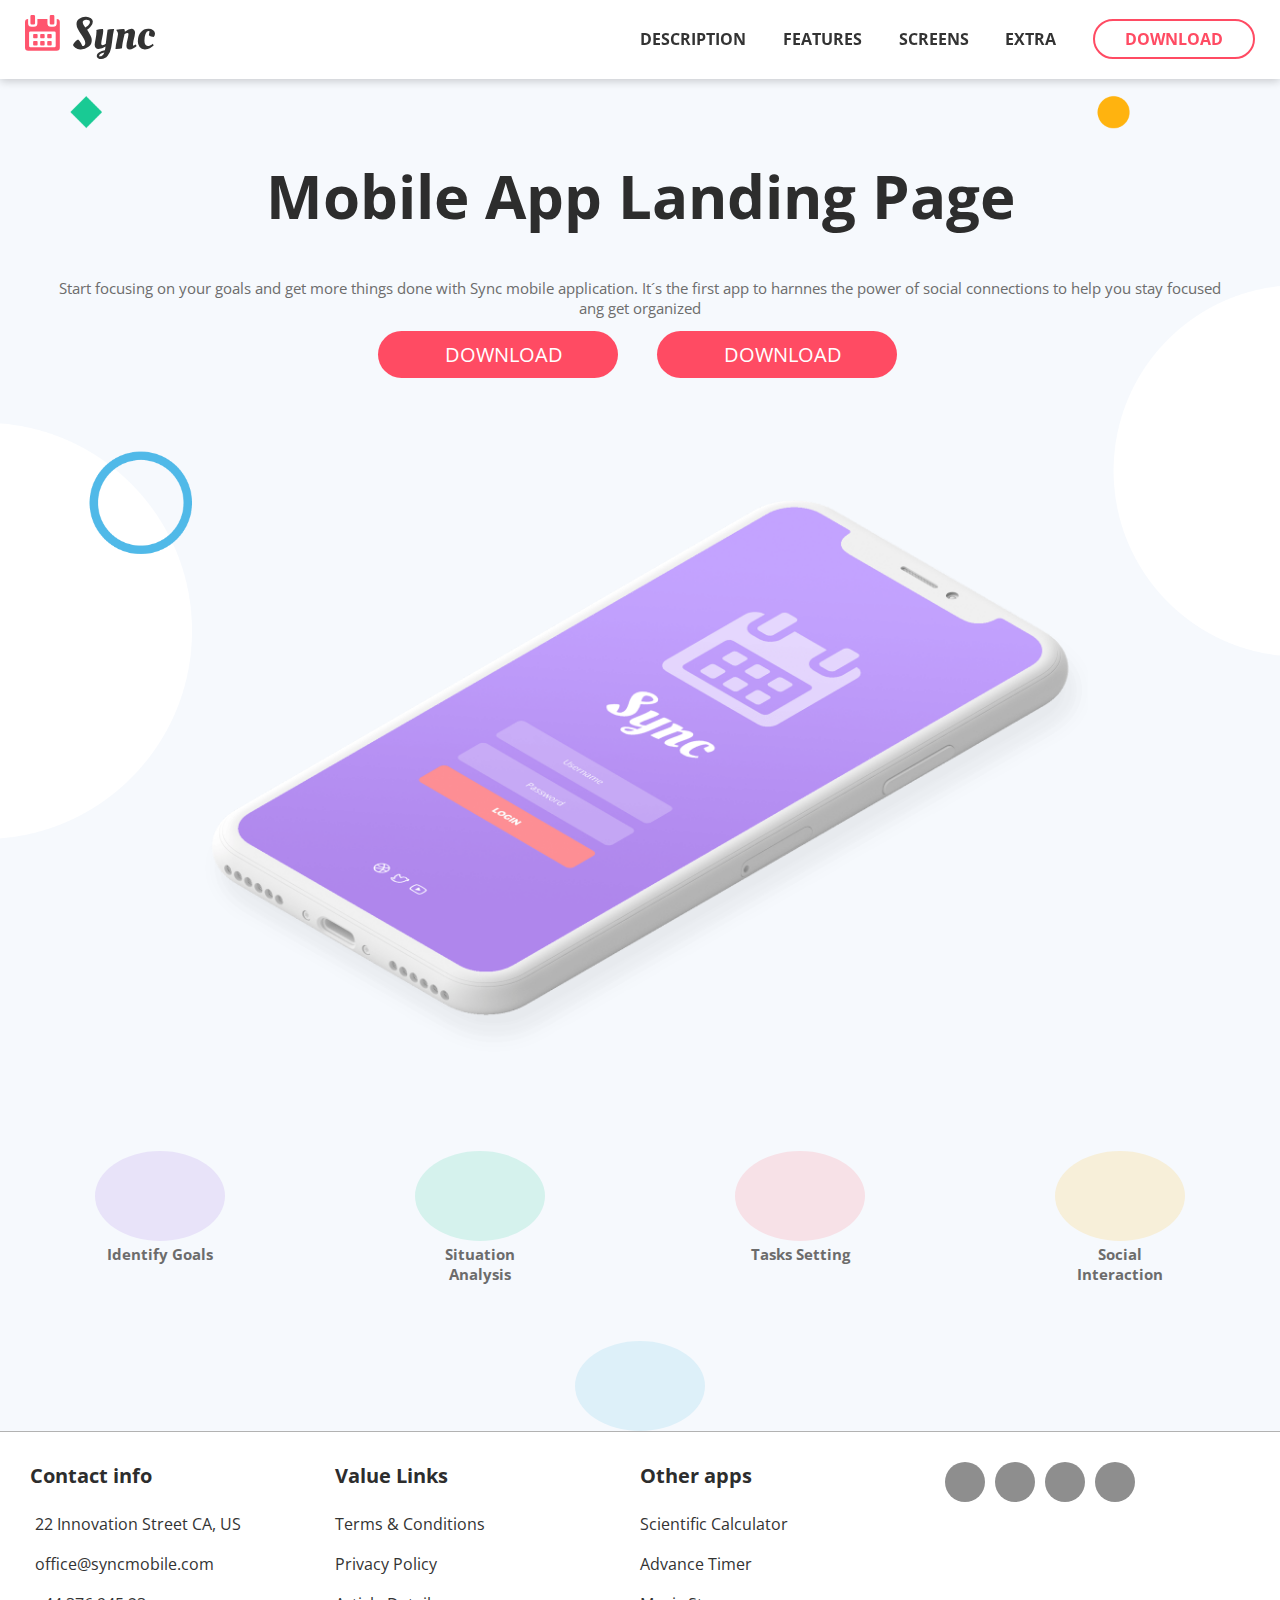
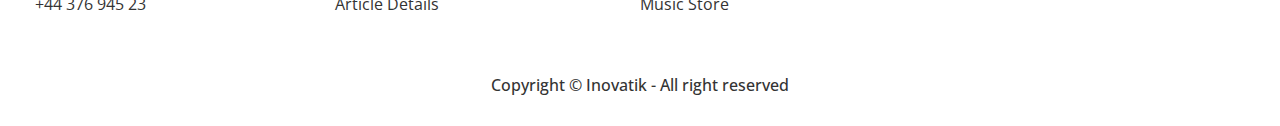
<file: index.html>
<!DOCTYPE html>
<html lang="en">
<head>
    <meta charset="UTF-8">
    <meta http-equiv="X-UA-Compatible" content="IE=edge">
    <meta name="viewport" content="width=device-width, initial-scale=1.0">
    <link rel="shortcut icon" href="assets/img/favicon.png" type="image/x-icon">

    <title>Sync</title>

    <link rel="stylesheet" href="https://cdnjs.cloudflare.com/ajax/libs/font-awesome/6.2.0/css/all.min.css" integrity="sha512-xh6O/CkQoPOWDdYTDqeRdPCVd1SpvCA9XXcUnZS2FmJNp1coAFzvtCN9BmamE+4aHK8yyUHUSCcJHgXloTyT2A==" crossorigin="anonymous" referrerpolicy="no-referrer" />

    <link rel="preconnect" href="https://fonts.googleapis.com">
    <link rel="preconnect" href="https://fonts.gstatic.com" crossorigin>
    <link href="https://fonts.googleapis.com/css?family=Open+Sans:400,400i,700&display=swap&subset=latin-ext" rel="stylesheet">


    <link rel="stylesheet" href="assets/css/style.css">
</head>
<body>
    <header>
        <nav>
            <div class="logo">
                <a href="#"><img src="assets/img/logo.svg" alt="Logo Sync"></a>
            </div>
            <ul class="navbar">
                <li><a href="/description/index.html" class="option-menu">Description</a></li>
                <li><a href="/features/index.html" class="option-menu">Features</a></li>
                <li><a href="/screens/index.html" class="option-menu">Screens</a></li>
                <li class="subnav">
                    <a href="#" class="option-menu subnavbtn">Extra <i class="fas fa-caret-down"></i></a>
                    <div class="subnav-content">
                        <a href="/extras/article-details/index.html" class="option-submenu">Article Details</a>
                        <a href="/extras/terms-and-conditions/index.html" class="option-submenu">Terms & Conditions</a>
                        <a href="/extras/private-policy/index.html" class="option-submenu">Privacy Policy</a>
                    </div>
                </li>
                <li><a href="https://factoriaf5.org/" target="_blank" class="download">Download</a></li>
            </ul>
            <!-- Este div solo se mostrará en dispositivos móviles, normalmente uso una clase maestra en tipo "only-mobile" o "only-desktop" para elementos que se muestran y/o ocultan en un tamaño u otro. -->
            <div class="only-mobile control">
                <div class="icon">
                    <span></span>
                </div>
            </div>
        </nav>
    </header>
    <main class="home">
        <!-- HTML Hilda -->
        <section class="hilda">
            <h1>Mobile App Landing Page</h1>
            <p>Start focusing on your goals and get more things done with Sync mobile application. It´s
              the first app to harnnes the power of social connections to help you stay focused ang get
              organized</p>
            <br>
            <div class="botones">
              <a class="botones-rosa" href="#"><i class="fa-solid fa-apple-whole"></i>DOWNLOAD</a>
              <a class="botones-rosa" href="#"><i class="fa-solid fa-play"></i>DOWNLOAD</a>
            </div>
            <br><br><br><br>
            <div class="imagen-movil">
              <img class="movil" src="assets/img/movil.png" alt="movil inclinado">
            </div>    
            <br><br><br><br>
            <div class="iconos">
              <div class="team">
                <i class="fa-solid fa-2x fa-users-line"></i>
                <p class="name-icon">Identify Goals</p>
              </div>
              <div class="team">
                <i class="fa-solid fa-2x fa-code""></i>
                <p class="name-icon">Situation Analysis</p>
              </div>
              <div class="team">
                <i class="fa-solid fa-2x fa-gear" ></i>
                <p class="name-icon">Tasks Setting</p>
              </div>
              <div class="team">
                <i class="fa-solid fa-2x fa-comments"></i>
                <p class="name-icon">Social Interaction</p>
              </div>
            </div>
            <div class="rocket">
              <i class="fa-solid fa-rocket"></i>
            </div>
        </section>
        <!-- / HTML Hilda -->
    </main>
    <footer>
        <div class="top-info">
            <div class="bloq-top">
                <h2>Contact info</h2>
                <ul>
                    <li><i class="fa-solid fa-location-dot"></i> 22 Innovation Street CA, US</li>
                    <li><i class="fa-solid fa-envelope"></i> <a href="mailto:office@syncmobile.com">office@syncmobile.com</a></li>
                    <li><i class="fa-solid fa-phone"></i> +44 376 945 23</li>
                </ul>
            </div>
            <div class="bloq-top">
                <h2>Value Links</h2>
                <ul>                    
                    <li><a href="/extras/terms-and-conditions/index.html">Terms & Conditions</a></li>
                    <li><a href="/extras/private-policy/index.html">Privacy Policy</a></li>
                    <li><a href="/extras/article-details/index.html">Article Details</a></li>
                </ul>
            </div>
            <div class="bloq-top">
                <h2>Other apps</h2>
                <ul>
                    <li><a href="#" target="_blank">Scientific Calculator</a></li>
                    <li><a href="#" target="_blank">Advance Timer</a></li>
                    <li><a href="#" target="_blank">Music Store</a></li>
                </ul>
            </div>
            <div class="bloq-top">
                <ul class="rrss">
                    <li><a href="#" class="fb"><i class="fa-brands fa-facebook-f"></i></a></li>
                    <li><a href="#" class="tw"><i class="fa-brands fa-twitter"></i></a></li>
                    <li><a href="#" class="pnt"><i class="fa-brands fa-pinterest-p"></i></a></li>
                    <li><a href="#" class="ig"><i class="fa-brands fa-instagram"></i></a></li>
                </ul>
            </div>
        </div>
        <div class="copy">
            <p>Copyright &copy; Inovatik - All right reserved</p>
        </div>
    </footer>
    <script src="https://code.jquery.com/jquery-3.6.1.min.js" integrity="sha256-o88AwQnZB+VDvE9tvIXrMQaPlFFSUTR+nldQm1LuPXQ=" crossorigin="anonymous"></script>
    <script src="assets/js/main.js"></script>
</body>
</html>
</file>
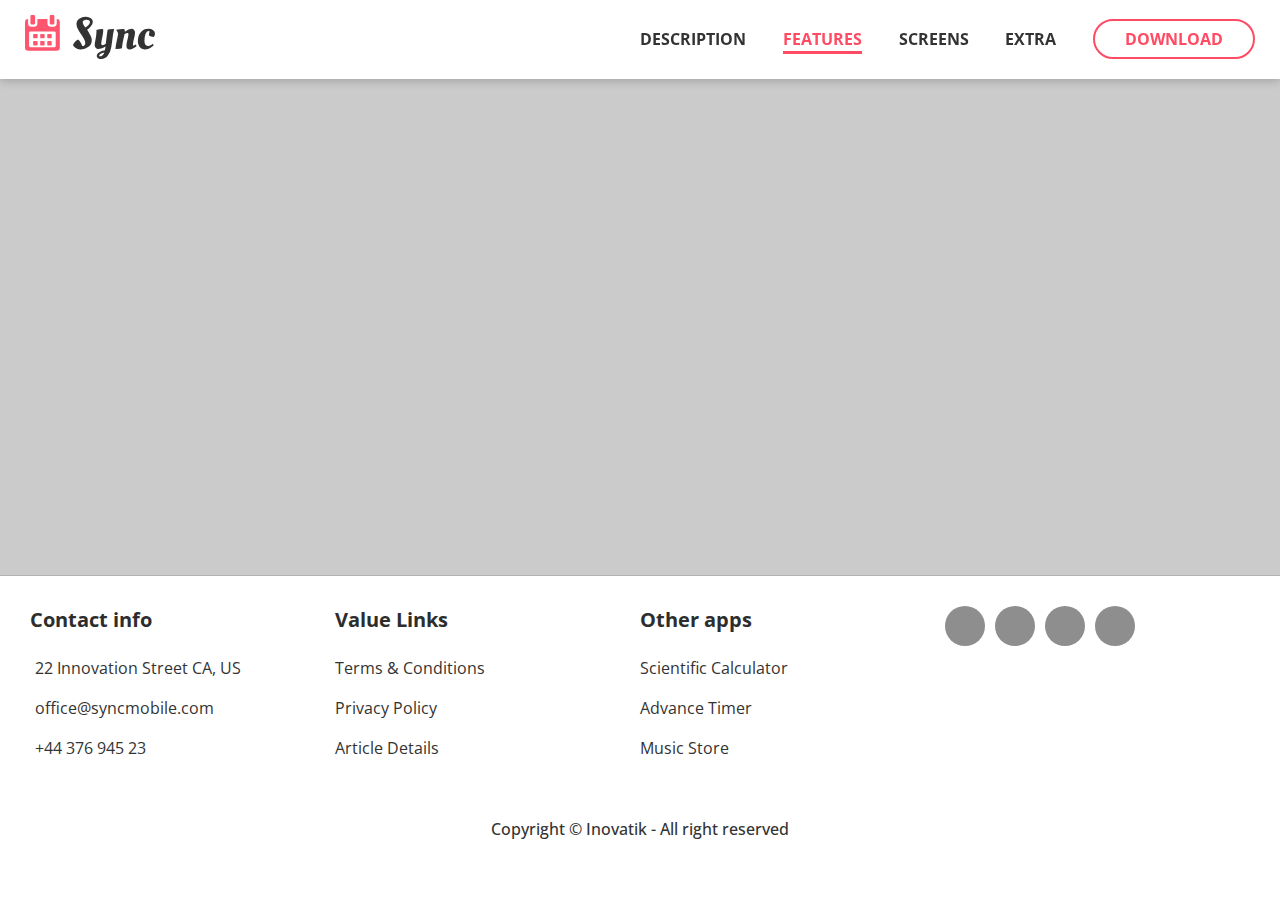
<file: features/index.html>
<!DOCTYPE html>
<html lang="en">
<head>
    <meta charset="UTF-8">
    <meta http-equiv="X-UA-Compatible" content="IE=edge">
    <meta name="viewport" content="width=device-width, initial-scale=1.0">
    <link rel="shortcut icon" href="../assets/img/favicon.png" type="image/x-icon">

    <title>Sync</title>

    <link rel="stylesheet" href="https://cdnjs.cloudflare.com/ajax/libs/font-awesome/6.2.0/css/all.min.css" integrity="sha512-xh6O/CkQoPOWDdYTDqeRdPCVd1SpvCA9XXcUnZS2FmJNp1coAFzvtCN9BmamE+4aHK8yyUHUSCcJHgXloTyT2A==" crossorigin="anonymous" referrerpolicy="no-referrer" />

    <link rel="preconnect" href="https://fonts.googleapis.com">
    <link rel="preconnect" href="https://fonts.gstatic.com" crossorigin>
    <link href="https://fonts.googleapis.com/css?family=Open+Sans:400,400i,700&display=swap&subset=latin-ext" rel="stylesheet">


    <link rel="stylesheet" href="../assets/css/style.css">
</head>
<body>
    <header>
        <nav>
            <div class="logo">
                <a href="../index.html"><img src="../assets/img/logo.svg" alt="Logo Sync"></a>
            </div>
            <ul class="navbar">
                <li><a href="../description/index.html" class="option-menu">Description</a></li>
                <li><a href="../features/index.html" class="option-menu active">Features</a></li>
                <li><a href="../screens/index.html" class="option-menu">Screens</a></li>
                <li class="subnav">
                    <a href="#" class="option-menu subnavbtn">Extra <i class="fas fa-caret-down"></i></a>
                    <div class="subnav-content">
                        <a href="../extras/article-details/index.html" class="option-submenu">Article Details</a>
                        <a href="../extras/terms-and-conditions/index.html" class="option-submenu">Terms & Conditions</a>
                        <a href="../extras/private-policy/index.html" class="option-submenu">Privacy Policy</a>                        
                    </div>
                </li>
                <li><a href="https://factoriaf5.org/" target="_blank" class="download">Download</a></li>
            </ul>
            <div class="only-mobile control">
                <div class="icon">
                    <span></span>
                </div>
            </div>
        </nav>
    </header>
    <main>

        <section style="height: 500px; background-color: #cbcbcb;"></section>
        <!-- Eliminar el section anterior y agregar el código aqui! -->

    </main>
    <footer>
        <div class="top-info">
            <div class="bloq-top">
                <h2>Contact info</h2>
                <ul>
                    <li><i class="fa-solid fa-location-dot"></i> 22 Innovation Street CA, US</li>
                    <li><i class="fa-solid fa-envelope"></i> <a href="mailto:office@syncmobile.com">office@syncmobile.com</a></li>
                    <li><i class="fa-solid fa-phone"></i> +44 376 945 23</li>
                </ul>
            </div>
            <div class="bloq-top">
                <h2>Value Links</h2>
                <ul>                    
                    <li><a href="../extras/terms-and-conditions/index.html">Terms & Conditions</a></li>
                    <li><a href="../extras/private-policy/index.html">Privacy Policy</a></li>
                    <li><a href="../extras/article-details/index.html">Article Details</a></li>
                </ul>
            </div>
            <div class="bloq-top">
                <h2>Other apps</h2>
                <ul>
                    <li><a href="#" target="_blank">Scientific Calculator</a></li>
                    <li><a href="#" target="_blank">Advance Timer</a></li>
                    <li><a href="#" target="_blank">Music Store</a></li>
                </ul>
            </div>
            <div class="bloq-top">
                <ul class="rrss">
                    <li><a href="#" class="fb"><i class="fa-brands fa-facebook-f"></i></a></li>
                    <li><a href="#" class="tw"><i class="fa-brands fa-twitter"></i></a></li>
                    <li><a href="#" class="pnt"><i class="fa-brands fa-pinterest-p"></i></a></li>
                    <li><a href="#" class="ig"><i class="fa-brands fa-instagram"></i></a></li>
                </ul>
            </div>
        </div>
        <div class="copy">
            <p>Copyright &copy; Inovatik - All right reserved</p>
        </div>
    </footer>
    <script src="https://code.jquery.com/jquery-3.6.1.min.js" integrity="sha256-o88AwQnZB+VDvE9tvIXrMQaPlFFSUTR+nldQm1LuPXQ=" crossorigin="anonymous"></script>
    <script src="../assets/js/main.js"></script>
</body>
</html>
</file>
<file: assets/css/style.css>
* {
    box-sizing: border-box;
}

body {
    margin: 0;
    padding: 0;
    font-size: 16px;
    font-family: 'Open Sans';
    color: #6C6C6C;
}

h1,
h2,
h3,
h4,
h5,
h6 {
    color: #2D2D2D!important;
}

header {
    position: fixed;
    background: #FFF;
    width: 100%;
    padding: 15px 25px;
    box-shadow: 0px 2px 9px rgba(0, 0, 0, 0.2);
    z-index: 2;
}

header nav {
    display: flex;
    align-items: center;
    align-content: center;
    justify-content: space-between;
}

header nav .logo {
    width: 20%;
    max-width: 130px;
}

header nav .logo img {
    width: 100%;
}

header nav ul {
    list-style: none;
    top: 43px;
    background: #FF4B63;
    width: 100%;
    padding: 35px;
    left: 0;
    position: absolute;
    transition: transform .3s ease;
    transform: translate(100%, 0%);
    text-align: center;
}

header nav .navbar.active {
    transform: translate(0%, 0%);
    left: 0;
}

header nav ul li a {
    text-decoration: none;
    text-transform: uppercase;
    transition: all .3s ease;
    position: relative;
}

header nav ul li .option-menu {
    color: #FFF;
    font-weight: bold;
}

header nav ul li {
    line-height: 45px;
}

header nav ul li .option-menu::before {
    content: '';
    width: 0;
    height: 3px;
    background-color: #FFF;
    transition: width .3s ease;
    position: absolute;
    bottom: -4px;
}

header nav ul li .option-menu:hover::before,
header nav ul li .option-menu.active::before {
    width: 100%;
}

header nav ul li .option-menu:hover,
header nav ul li .option-menu.active {
    color: #FFF;
}

header nav ul li .download {
    color: #FF4B63;
    font-weight: bold;
    border: 2px solid #FFF;
    padding: 7px 30px;
    border-radius: 100px;
    background: #FFF;
    margin-top: 20px;
    display: inline-block;
    line-height: normal;
}

header nav ul li .download:hover {
    color: #FFF;
    background-color: #FF4B63;
    border-color: #FFF;
}

header nav .navbar .subnav {
    position: relative;
}

header .subnav-content {
    display: none;
    position: relative;
    z-index: 1;
    color: #FFF;
    padding: 0 50px;
    transition: display .3s ease;
}

header .subnav-content a {
    float: none;
    color: #FFF;
    text-decoration: none;
    font-size: 15px;
    font-weight: 500;
    padding: 0;
    display: block;
    width: 100%;
    border-bottom: 1px solid rgba(255, 255, 255, 0.2);
}

header .subnav-content a:last-child {
    border: 0;
}

header .subnav-content a:hover,
header .subnav-content a.active {
    background: rgba(255, 255, 255, 0.2);
}

header .subnav:hover .subnav-content {
    display: block;
}

main {
    padding-top: 75px;
}

footer {
    padding: 30px;
    border-top: 1px solid rgba(0, 0, 0, 0.3);
    background-color: #FFF;
}

footer .top-info {
    display: flex;
    align-items: flex-start;
    align-content: center;
    justify-content: space-between;
    flex-direction: column;
}

footer .top-info .bloq-top {
    width: 100%;
    margin-bottom: 35px;
}

footer .top-info .bloq-top h2 {
    margin: 0;
    color: #333;
    font-size: 20px;
    margin-bottom: 15px;
}

footer .top-info .bloq-top ul {
    padding: 0;
    margin: 0;
    list-style: none;
    line-height: 40px;
    color: #333;
}

footer .top-info .bloq-top ul li i {
    margin-right: 5px;
}

footer .top-info .bloq-top ul li a {
    text-decoration: none;
    color: inherit;
    transition: all .3s ease;
}

footer .top-info .bloq-top ul li a:hover {
    color: #ff4b63;
}

footer .top-info .bloq-top .rrss {
    display: flex;
    align-items: center;
    align-content: center;
    justify-content: center;
}

footer .top-info .bloq-top .rrss li a {
    display: block;
    background: #8E8E8E;
    border-radius: 100%;
    text-align: center;
    line-height: 40px;
    margin-right: 10px;
    width: 40px;
    height: 40px;
    color: #FFF;
    transition: all .3s ease;
}

footer .top-info .bloq-top .rrss li a i {
    margin: 0;
}

footer .top-info .bloq-top .rrss li a:hover {
    color: #FFF;
}

footer .top-info .bloq-top .rrss li .fb:hover {
    background: #1877f2;
}

footer .top-info .bloq-top .rrss li .tw:hover {
    background: #1da1f2;
}

footer .top-info .bloq-top .rrss li .pnt:hover {
    background: #e60023;
}

footer .top-info .bloq-top .rrss li .ig:hover {
    background: radial-gradient(circle at 30% 107%, #fdf497 0%, #fdf497 5%, #fd5949 45%, #d6249f 60%, #285AEB 90%);
}

footer .copy {
    margin-top: 0px;
}

footer .copy p {
    text-align: center;
    margin: 0;
    color: #333;
    font-weight: 500;
    min-width: none;
}

.only-mobile.control {
    position: absolute;
    height: 30px;
    width: 30px;
    right: 25px;
    top: 50%;
    transform: translate(0%, -50%);
}

.only-mobile.control .icon span,
.only-mobile.control .icon span:before,
.only-mobile.control .icon span:after {
    cursor: pointer;
    border-radius: 6px;
    height: 3px;
    width: 30px;
    background: #FF4B63;
    position: absolute;
    display: block;
    content: '';
}

.only-mobile.control .icon span:before {
    top: -8px;
}

.only-mobile.control .icon span:after {
    bottom: -8px;
}

.only-mobile.control .icon span {
    margin-top: 45%;
    margin-left: 0;
}

.only-mobile.control .icon {
    height: 30px;
    width: 30px;
}

.only-mobile.control .icon.active span {
    background-color: transparent;
    -webkit-transform: rotate(180deg) scale(1.2);
    -moz-transform: rotate(180deg) scale(1.2);
    -o-transform: rotate(180deg) scale(1.2);
    -ms-transform: rotate(180deg) scale(1.2);
    transform: rotate(180deg) scale(1.2);
    margin-top: 50%;
}

.only-mobile.control .icon.active span:before,
.only-mobile.control .icon.active span:after {
    top: 2px;
    background: #FF4B63;
    width: 25px;
    margin-left: 2px;
    height: 2px;
}

.only-mobile.control .icon.active span:before {
    -webkit-transform: rotate(135deg) scale(1.2);
    -moz-transform: rotate(135deg) scale(1.2);
    -o-transform: rotate(135deg) scale(1.2);
    -ms-transform: rotate(135deg) scale(1.2);
    transform: rotate(135deg) scale(1.2);
}

.only-mobile.control .icon.active span:after {
    -webkit-transform: rotate(-135deg) scale(1.2);
    -moz-transform: rotate(-135deg) scale(1.2);
    -o-transform: rotate(-135deg) scale(1.2);
    -ms-transform: rotate(-135deg) scale(1.2);
    transform: rotate(-135deg) scale(1.2);
}

main.home {
    background: url(../img/bg-primero.png), #F6F9FD;
    background-size: 100%;
    background-position: center 45px;
    background-repeat: no-repeat;
}

main.page-extra {
    background-color: #F6F9FD;
}

.title-page h1 {
    margin: 50px auto;
    font-size: 32px;
    color: #2D2D2D;
    max-width: 90%;
    text-align: center;
}

.breadcrumb .breadcrumb-content {
    background: #E5EDF5;
    padding: 18px 0;
}

.breadcrumb .breadcrumb-content ul {
    display: flex;
    align-items: center;
    align-content: center;
    justify-content: flex-start;
    list-style: none;
    font-size: 15px;
    color: #6C6C6C;
    flex-wrap: wrap;
    padding-right: 40px;
}

.breadcrumb .breadcrumb-content ul li a {
    color: #4B4B4B;
}

.breadcrumb .breadcrumb-content ul li:not(:last-child) {
    margin-right: 25px;
    position: relative;
}

.breadcrumb .breadcrumb-content ul li:not(:last-child):after {
    content: '\f101';
    font-family: 'fontawesome';
    width: 25px;
    height: 20px;
    position: absolute;
    top: 0;
    left: 100%;
    text-align: center;
    line-height: 22px;
    font-size: 12px;
}

.body-page .content-page {
    padding: 50px 35px;
    width: 100%;
    color: #6C6C6C;
}

.body-page .content-page .high-content {
    background: #e5edf5;
    padding: 35px;
    margin-bottom: 45px;
}

.body-page .content-page .image {
    margin-bottom: 45px;
}

.body-page .content-page .image img {
    width: 100%;
    border-radius: 8px;
}

.body-page .content-page h2 {
    text-align: left;
    margin: 0 auto;
    padding: 0;
    font-size: 22px;
    margin-bottom: 12px;
    color: #2D2D2D;
    text-transform: capitalize;
}

.body-page .content-page p {
    text-align: justify;
    margin: 0 auto;
    margin-bottom: 12px;
}

.body-page .content-page a {
    color: inherit;
}

.body-page .content-page ul {
    list-style: square;
}

.body-page .content-page ul li,
.body-page .content-page ol li {
    margin-bottom: 10px;
}

.body-page .content-page .back-home .buttom-back {
    background: #ff4b63;
    display: inline-block;
    padding: 7px 35px;
    border-radius: 150px;
    margin: 25px 0;
    text-decoration: none;
    color: #FFF;
    text-transform: uppercase;
    font-weight: bold;
    border: 2px solid #ff4b63;
    transition: all .3s ease;
}

.body-page .content-page .back-home .buttom-back:hover {
    background: #FFF;
    border: 2px solid #ff4b63;
    color: #ff4b63;
}

.body-page .content-page .list-two-colum {
    column-count: 1;
}

.body-page .content-page .list-two-colum li {
    width: 100%;
    margin-bottom: 10px;
}

.body-page .content-page .content-form {
    display: flex;
    align-items: flex-start;
    align-content: center;
    justify-content: space-between;
    flex-direction: column;
}

.body-page .content-page .content-form .text-form,
.body-page .content-page .content-form .contact-form {
    width: 100%;
}

.body-page .content-page .content-form .contact-form form .input-control input,
.body-page .content-page .content-form .contact-form form .input-control select {
    margin-bottom: 15px;
    width: 100%;
    padding: 10px;
    background: #FFF;
    border: 1px solid #D6E3E6;
    border-radius: 5px;
    color: #2d2d2d;
    font-family: 'OpenSans';
    font-size: 16px;
}

.body-page .content-page .content-form .contact-form form .check input[type="checkbox"]:not(:checked),
.body-page .content-page .content-form .contact-form form .check input[type="checkbox"]:checked {
    position: absolute;
    left: 0;
    opacity: 0.01;
}

.body-page .content-page .content-form .contact-form form .check input[type="checkbox"]:not(:checked)+label,
.body-page .content-page .content-form .contact-form form .check input[type="checkbox"]:checked+label {
    position: relative;
    padding-left: 2.3em;
    font-size: 1.05em;
    line-height: 1.7;
    cursor: pointer;
}

/* checkbox aspect */
.body-page .content-page .content-form .contact-form form .check input[type="checkbox"]:not(:checked)+label:before,
.body-page .content-page .content-form .contact-form form .check input[type="checkbox"]:checked+label:before {
    content: '';
    position: absolute;
    left: 0;
    top: 0;
    width: 1.4em;
    height: 1.4em;
    border: 1px solid #aaa;
    background: #FFF;
    border-radius: .2em;
    box-shadow: inset 0 1px 3px rgba(0, 0, 0, .1), 0 0 0 rgba(255, 55, 79, .2);
    -webkit-transition: all .275s;
    transition: all .275s;
}

.body-page .content-page .content-form .contact-form form .check input[type="checkbox"]:not(:checked)+label:after,
.body-page .content-page .content-form .contact-form form .check input[type="checkbox"]:checked+label:after {
    content: '\f00c';
    font-family: 'fontawesome';
    position: absolute;
    top: 0.7em;
    left: 0.2em;
    font-size: 1.1em;
    color: #ff4b63;
    line-height: 0;
    -webkit-transition: all .2s;
    transition: all .2s;
}

.body-page .content-page .content-form .contact-form form .check input[type="checkbox"]:not(:checked)+label:after {
    opacity: 0;
    -webkit-transform: scale(0) rotate(45deg);
    transform: scale(0) rotate(45deg);
}

.body-page .content-page .content-form .contact-form form .check input[type="checkbox"]:checked+label:after {
    opacity: 1;
    -webkit-transform: scale(1) rotate(0);
    transform: scale(1) rotate(0);
}

.body-page .content-page .content-form .contact-form form .check input[type="checkbox"]:disabled:not(:checked)+label:before,
.body-page .content-page .content-form .contact-form form .check input[type="checkbox"]:disabled:checked+label:before {
    box-shadow: none;
    border-color: #bbb;
    background-color: #e9e9e9;
}

.body-page .content-page .content-form .contact-form form .check input[type="checkbox"]:disabled:checked+label:after {
    color: #777;
}

.body-page .content-page .content-form .contact-form form .check input[type="checkbox"]:disabled+label {
    color: #aaa;
}

.body-page .content-page .content-form .contact-form form .check input[type="checkbox"]:checked:focus+label:before,
.body-page .content-page .content-form .contact-form form .check input[type="checkbox"]:not(:checked):focus+label:before {
    box-shadow: inset 0 1px 3px rgba(0, 0, 0, .1), 0 0 0 6px rgba(203, 34, 237, .2);
}

.body-page .content-page .content-form .contact-form form .check {
    margin-bottom: 25px;
}

.body-page .content-page .content-form .contact-form form .input-control button {
    background: #ff4b63;
    display: block;
    padding: 10px 35px;
    border-radius: 150px;
    text-decoration: none;
    color: #FFF;
    text-transform: uppercase;
    font-weight: bold;
    border: 2px solid #ff4b63;
    transition: all .3s ease;
    font-size: 16px;
    width: 100%;
    cursor: pointer;
}

.body-page .content-page .content-form .contact-form form .input-control button:hover {
    background: #FFF;
    border: 2px solid #ff4b63;
    color: #ff4b63;
}

/* CSS Hilda */
.hilda {
    text-align: center;
    display: flex;
    flex-direction: column;
    width: 100%;
}

.hilda h1 {
    text-align: center;
    font-size: 35px;
    font-weight: bold;
    margin-top: 80px;
}

.hilda p {
    margin: 1px 50px;
    text-align: center;
    font-size: 15px;
    justify-content: center;
}

.hilda .botones-rosa {
    color: white;
    background-color: #FF4B63;
    border-radius: 40px;
    border-style: none;
    padding: 10px 10px;
    margin-left: 15px;
    text-decoration: none;
    font-size: 10px;
    margin-bottom: 50px;
}

.hilda .botones-rosa:hover {
    background-color: #cb6171;
}


.hilda i {
    padding: 2px;
}

.hilda .movil {
    height: 230px;
    margin-top: 40px;
}

.hilda .team:nth-child(1) {
    background: #E8E3F9;
}

.hilda .team:nth-child(1)>i {
    color: #A073E9;
}

.hilda .team:nth-child(2) {
    background: #D5F2ED;
}

.hilda .team:nth-child(2)>i {
    color: #18C389;
}

.hilda .team:nth-child(3) {
    background: #F7E1E7;
}

.hilda .team:nth-child(3)>i {
    color: #FF4B63;
}

.hilda .team:nth-child(4) {
    background: #F7EFD9;
}

.hilda .team:nth-child(4)>i {
    color: #FFAA11;
}

.hilda .team {
    width: 50px;
    height: 50px;
    border-radius: 100%;

}

.hilda .team i {

    justify-content: center;
    margin-top: 10px;
    margin-right: 25px;
    width: 1px;
    font-size: 20px
}

.hilda .name-icon {
    font-weight: bold;
    margin-top: 25px;
    margin: revert;
    margin-top: 30px;

}

.hilda .iconos {
    display: flex;
    justify-content: space-around;
}

.hilda .rocket {
    width: 50px;
    height: 50px;
    background: #DDF0F9;
    border-radius: 100%;
    text-align: center;
    margin-top: 100px;
    margin-left: 180px;
}

.hilda .rocket i {
    justify-content: center;
    font-size: 20px;
    color: #46B0E5;
    margin-top: 10px;
}

/* CSS Valery */
.valery .cuerpo {
    width: 90%;
    margin: 0 auto;
    display: flex;
    flex-direction: column-reverse;
}

.valery .cuerpo .imagen {
    width: 100%;
    float: left;
    margin-top: 65px;
    max-width: 100%;
    margin-bottom: 45px;
}

.valery .cuerpo .titulo {
    width: 100%;
    float: right;
    padding: 0;
}

.valery .titulo h1 {
    padding-top: 0;
    color: black;
    font-size: 30px;
    margin-bottom: 40px;
}

.valery .cuerpo .imagen img {
    width: 100%;
}

.valery .titulo p {
    margin-bottom: 40px;
    line-height: 25px;
}

.valery .titulo li {
    list-style-type: square;
    margin-bottom: 20px;
    line-height: 25px;
}

.valery .titulo .boton {

    /* height: 30px; */
    width: 150px;
    border-radius: 50px;
    background-color: #FF4B63;
    border: #FF4B63;
    border: 50px;
    margin-top: 40px;
    color: white;
    text-decoration: none;
    padding: 10px 25px;
    display: inline-block;
    text-align: center;
    line-height: 30px;
}

/* CSS Linda */
.linda {
    display: flex;
    background-color: #E5EDF5;
    padding: 80px 0;
}

.linda .calendario {
    display: flex;
    justify-content: space-between;
    width: 90%;
    margin: 0 auto;
    align-items: flex-start;
    flex-direction: column;
}

.linda .botones {
    text-align: center;
    margin-bottom: 30px;
    margin-top: 25px;
}

.linda .calendario .textos {
    font-size: smaller;
}

.linda .calendario .textos,
.linda .calendario .imagen-calendario {
    width: 100%;
}

.linda .calendario .imagen-calendario img {
    width: 100%;
}

.linda .calendario .textos .boton-top {
    list-style: none;
    margin: 0;
    padding: 0;
    display: flex;
    flex-wrap: inherit;
    width: 100%;
}

.linda .calendario .textos .boton-top li a {
    background: white;
    display: block;
    padding: 10px;
    text-decoration: none;
    color: rgb(73, 71, 71);
    font-weight: 600;
    margin-bottom: 10px;
    margin-right: 10px;
}

.linda .calendario .textos ul li {
    margin-bottom: 10px;
}

.linda ul {
    list-style: none;
}

.linda .botones a {
    background: white;
    display: inline-flex;
    padding: 10px;
    text-decoration: none;
    color: #333;
    font-weight: 600;
    margin-bottom: 10px;
    margin-right: 10px;
    border-radius: 50px;
    padding: 10px 30px;
}

.linda a:hover {
    background-color: #FF4B63;
    border: #FF4B63;
    color: white;
}

.linda .calendario .textos .boton-top li a:hover {
    background-color: #8F5CE3;
    color: white;
}

/* CSS Ana */
body {
    margin: 0 auto;
    width: 100%;
    overflow-x: hidden;
}

.ana .numer,
.ana .descripcion-numer,
.ana.numeros {
    margin: 0 auto;
}

.ana.numeros {
    text-align: center;
    display: flex;
    justify-content: center;
    background-color: #E5EDF5;
    flex-wrap: wrap;
    padding-top: 3rem;
}

.ana .numero {
    padding-left: 3rem;
    padding-right: 3rem;
    padding-bottom: 3rem;
}


.ana .numer {
    font-family: NotoSansTeluguUI-Bold;
    color: #434546;
    line-height: 3rem;
    font-size: 3rem;
    font-weight: 800;
    margin-top: 20px;
}

.ana .descripcion-numer {
    font-family: NotoSansTeluguUI-Bold;
    color: #818384;
    font-size: 30px;
}




.ana .telefono {
    width: 350px;
    height: 240px;
    padding-top: 3rem;
}

.ana.telefono-con-iconos {
    justify-content: center;
    text-align: center;
    background-color: #F6F9FD;
}

.ana .pifostio {
    position: relative;
}

#circulo-azul,
#circulo-blanco-1,
#circulo-blanco-2,
#circulo-amarillo,
#rombo-verde {
    display: none;
}



.ana .texto-telefono {
    padding-right: 3rem;
    padding-left: 3rem;
    padding-top: 1rem;
    text-align: center;
    color: #818384;
    font-size: 20px;
}



.ana.botones {
    display: flex;
    justify-content: center;
    padding-top: 4rem;
    flex-wrap: wrap;
}

.ana .boton {
    background-color: #FF4B63;
    border-radius: 40px;
    border: none;
    width: 19rem;
    height: 80px;
    cursor: pointer;
    margin-bottom: 3rem;
}

.ana .icono1,
.ana .icono2 {
    color: white;
    margin-right: 18px;
    font-size: 50px;

}

.ana .texto-boton {
    color: white;
    font-weight: 700;
    font-size: 30px;
    line-height: 80px;
    margin: 0 auto;
}



.ana hr {
    border: 0;
    border-top: 3px solid #C1CED0;
    border-bottom: 3px solid #C1CED0;
    height: 0;
}

/* /CSS Ana */

/* CSS Andrea */
/* h2 {
    text-align: center;
    font-weight: 900;
    font-size: medium;
    padding-top: 25px;
    margin: 0;
    padding-bottom: 10px;
    color: #2D2D2D 
  }*/

.estrellasContent {
    display: flex;
    justify-content: space-between;
    width: 95%;
    margin: 2% auto;
    color: #6C6C6C;
}

.estrellasContent .estrella .nombres {
    color: #2D2D2D;
}

.estrellasContent .estrella {
    width: 100%;
}

.estrella {
    text-align: center;
    margin: 3px;
}

.fa-star::before {
    color: #FFAA11;
}



.primeraLinea {
    display: flex;
    justify-content: space-around;
    background-color: #FFF;
    width: 95%;
    margin: 40px auto;
    padding: 15px;
    border-radius: 15px;
    align-content: center;
    align-items: center;
    flex-wrap: wrap;

}

.primeraLinea img {
    margin: 5px;
}

@media (min-width:1200px) {
    .only-mobile {
        display: none;
    }

    header nav {
        display: flex;
        align-items: center;
        align-content: center;
        justify-content: space-between;
    }

    header nav .logo {
        width: 20%;
        max-width: 130px;
    }

    header nav .logo img {
        width: 100%;
    }

    header nav ul {
        list-style: none;
        display: flex;
        align-items: center;
        align-content: center;
        justify-content: space-between;
        margin: 0;
        padding: 0;
        width: 50%;
        background: transparent;
        top: 0;
        position: relative;
        transform: none;
    }

    header nav ul li a {
        text-decoration: none;
        text-transform: uppercase;
        transition: all .3s ease;
        position: relative;
    }

    header nav ul li .option-menu {
        color: #333;
        font-weight: bold;
    }

    header nav ul li .option-menu::before {
        content: '';
        width: 0;
        height: 3px;
        background-color: #FF4B63;
        transition: width .3s ease;
        position: absolute;
        bottom: -4px;
    }

    header nav ul li .option-menu:hover::before,
    header nav ul li .option-menu.active::before {
        width: 100%;
    }

    header nav ul li .option-menu:hover,
    header nav ul li .option-menu.active {
        color: #FF4B63;
    }

    header nav ul li .download {
        color: #FF4B63;
        font-weight: bold;
        border: 2px solid;
        padding: 7px 30px;
        border-radius: 100px;
        margin: 0;
    }

    header nav ul li .download:hover {
        color: #FFF;
        background-color: #FF4B63;
        border-color: #FF4B63;
    }

    header nav .navbar .subnav {
        position: relative;
    }

    header .subnav-content {
        display: none;
        position: absolute;
        right: 50%;
        background-color: #FFF;
        z-index: 1;
        color: #333;
        padding: 0 20px;
        width: 200px;
        box-shadow: 0 4px 7px rgba(0, 0, 0, 0.2);
        transform: translateX(50%);
    }

    header .subnav-content a {
        float: left;
        color: #333;
        text-decoration: none;
        font-size: 15px;
        font-weight: 500;
        padding: 10px 0;
        display: block;
        width: 100%;
        border-bottom: 1px solid rgba(0, 0, 0, 0.2);
    }

    header .subnav-content a:last-child {
        border: 0;
    }

    header .subnav-content a:hover,
    header .subnav-content a.active {
        color: #ff4b63;
    }

    header .subnav:hover .subnav-content {
        display: block;
    }

    main {
        padding-top: 75px;
    }

    footer {
        padding: 30px;
        border-top: 1px solid rgba(0, 0, 0, 0.3);
        background-color: #FFF;
    }

    footer .top-info {
        display: flex;
        align-items: flex-start;
        align-content: center;
        justify-content: space-between;
        flex-direction: row;
    }

    footer .top-info .bloq-top {
        width: 25%;
        margin-bottom: 0;
    }

    footer .top-info .bloq-top h2 {
        margin: 0;
        color: #333;
        font-size: 20px;
        margin-bottom: 15px;
    }

    footer .top-info .bloq-top ul {
        padding: 0;
        margin: 0;
        list-style: none;
        line-height: 40px;
        color: #333;
    }

    footer .top-info .bloq-top ul li i {
        margin-right: 5px;
    }

    footer .top-info .bloq-top ul li a {
        text-decoration: none;
        color: inherit;
        transition: all .3s ease;
    }

    footer .top-info .bloq-top ul li a:hover {
        color: #ff4b63;
    }

    footer .top-info .bloq-top .rrss {
        display: flex;
        align-items: center;
        align-content: center;
        justify-content: flex-start;
    }

    footer .top-info .bloq-top .rrss li a {
        display: block;
        background: #8E8E8E;
        border-radius: 100%;
        text-align: center;
        line-height: 40px;
        margin-right: 10px;
        width: 40px;
        height: 40px;
        color: #FFF;
        transition: all .3s ease;
    }

    footer .top-info .bloq-top .rrss li a i {
        margin: 0;
    }

    footer .top-info .bloq-top .rrss li a:hover {
        color: #FFF;
    }

    footer .top-info .bloq-top .rrss li .fb:hover {
        background: #1877f2;
    }

    footer .top-info .bloq-top .rrss li .tw:hover {
        background: #1da1f2;
    }

    footer .top-info .bloq-top .rrss li .pnt:hover {
        background: #e60023;
    }

    footer .top-info .bloq-top .rrss li .ig:hover {
        background: radial-gradient(circle at 30% 107%, #fdf497 0%, #fdf497 5%, #fd5949 45%, #d6249f 60%, #285AEB 90%);
    }

    footer .copy {
        margin-top: 50px;
    }

    footer .copy p {
        text-align: center;
        margin: 0;
        color: #333;
        font-weight: 500;
        min-width: none;
    }

    main.home {
        background: url(../img/bg-primero.png), #F6F9FD;
        background-size: 100%;
        background-position: center 45px;
        background-repeat: no-repeat;
    }

    main.page-extra {
        background-color: #F6F9FD;
    }

    .title-page h1 {
        margin: 100px auto;
        font-size: 36px;
        color: #2D2D2D;
        max-width: 45%;
        text-align: center;
    }

    .breadcrumb .breadcrumb-content {
        background: #E5EDF5;
        padding: 18px 0;
    }

    .breadcrumb .breadcrumb-content ul {
        display: flex;
        align-items: center;
        align-content: center;
        justify-content: flex-start;
        list-style: none;
        font-size: 15px;
        color: #6C6C6C;
    }

    .breadcrumb .breadcrumb-content ul li a {
        color: #4B4B4B;
    }

    .breadcrumb .breadcrumb-content ul li:not(:last-child) {
        margin-right: 25px;
        position: relative;
    }

    .breadcrumb .breadcrumb-content ul li:not(:last-child):after {
        content: '\f101';
        font-family: 'fontawesome';
        width: 25px;
        height: 20px;
        position: absolute;
        top: 0;
        left: 100%;
        text-align: center;
        line-height: 22px;
        font-size: 12px;
    }

    .body-page .content-page {
        padding: 70px;
        width: 100%;
        color: #6C6C6C;
    }

    .body-page .content-page .high-content {
        background: #e5edf5;
        padding: 35px;
        margin-bottom: 45px;
    }

    .body-page .content-page .image {
        margin-bottom: 45px;
    }

    .body-page .content-page .image img {
        width: 100%;
        border-radius: 8px;
    }

    .body-page .content-page h2 {
        text-align: left;
        margin: 0 auto;
        padding: 0;
        font-size: 22px;
        margin-bottom: 12px;
        color: #2D2D2D;
        text-transform: capitalize;
    }

    .body-page .content-page p {
        text-align: justify;
        margin: 0 auto;
        margin-bottom: 12px;
    }

    .body-page .content-page a {
        color: inherit;
    }

    .body-page .content-page ul {
        list-style: square;
    }

    .body-page .content-page ul li,
    .body-page .content-page ol li {
        margin-bottom: 10px;
    }

    .body-page .content-page .back-home .buttom-back {
        background: #ff4b63;
        display: inline-block;
        padding: 7px 35px;
        border-radius: 150px;
        margin: 25px 0;
        text-decoration: none;
        color: #FFF;
        text-transform: uppercase;
        font-weight: bold;
        border: 2px solid #ff4b63;
        transition: all .3s ease;
    }

    .body-page .content-page .back-home .buttom-back:hover {
        background: #FFF;
        border: 2px solid #ff4b63;
        color: #ff4b63;
    }

    .body-page .content-page .list-two-colum {
        column-count: 2;
    }

    .body-page .content-page .list-two-colum li {
        width: 90%;
        margin-bottom: 10px;
    }

    .body-page .content-page .content-form {
        display: flex;
        align-items: flex-start;
        align-content: center;
        justify-content: space-between;
        flex-direction: row;
    }

    .body-page .content-page .content-form .text-form,
    .body-page .content-page .content-form .contact-form {
        width: 45%;
    }

    .body-page .content-page .content-form .contact-form form .input-control input,
    .body-page .content-page .content-form .contact-form form .input-control select {
        margin-bottom: 15px;
        width: 100%;
        padding: 10px;
        background: #FFF;
        border: 1px solid #D6E3E6;
        border-radius: 5px;
        color: #2d2d2d;
        font-family: 'OpenSans';
        font-size: 16px;
    }

    .body-page .content-page .content-form .contact-form form .check input[type="checkbox"]:not(:checked),
    .body-page .content-page .content-form .contact-form form .check input[type="checkbox"]:checked {
        position: absolute;
        left: 0;
        opacity: 0.01;
    }

    .body-page .content-page .content-form .contact-form form .check input[type="checkbox"]:not(:checked)+label,
    .body-page .content-page .content-form .contact-form form .check input[type="checkbox"]:checked+label {
        position: relative;
        padding-left: 2.3em;
        font-size: 1.05em;
        line-height: 1.7;
        cursor: pointer;
    }

    /* checkbox aspect */
    .body-page .content-page .content-form .contact-form form .check input[type="checkbox"]:not(:checked)+label:before,
    .body-page .content-page .content-form .contact-form form .check input[type="checkbox"]:checked+label:before {
        content: '';
        position: absolute;
        left: 0;
        top: 0;
        width: 1.4em;
        height: 1.4em;
        border: 1px solid #aaa;
        background: #FFF;
        border-radius: .2em;
        box-shadow: inset 0 1px 3px rgba(0, 0, 0, .1), 0 0 0 rgba(255, 55, 79, .2);
        -webkit-transition: all .275s;
        transition: all .275s;
    }

    .body-page .content-page .content-form .contact-form form .check input[type="checkbox"]:not(:checked)+label:after,
    .body-page .content-page .content-form .contact-form form .check input[type="checkbox"]:checked+label:after {
        content: '\f00c';
        font-family: 'fontawesome';
        position: absolute;
        top: 0.7em;
        left: 0.2em;
        font-size: 1.1em;
        color: #ff4b63;
        line-height: 0;
        -webkit-transition: all .2s;
        transition: all .2s;
    }

    .body-page .content-page .content-form .contact-form form .check input[type="checkbox"]:not(:checked)+label:after {
        opacity: 0;
        -webkit-transform: scale(0) rotate(45deg);
        transform: scale(0) rotate(45deg);
    }

    .body-page .content-page .content-form .contact-form form .check input[type="checkbox"]:checked+label:after {
        opacity: 1;
        -webkit-transform: scale(1) rotate(0);
        transform: scale(1) rotate(0);
    }

    .body-page .content-page .content-form .contact-form form .check input[type="checkbox"]:disabled:not(:checked)+label:before,
    .body-page .content-page .content-form .contact-form form .check input[type="checkbox"]:disabled:checked+label:before {
        box-shadow: none;
        border-color: #bbb;
        background-color: #e9e9e9;
    }

    .body-page .content-page .content-form .contact-form form .check input[type="checkbox"]:disabled:checked+label:after {
        color: #777;
    }

    .body-page .content-page .content-form .contact-form form .check input[type="checkbox"]:disabled+label {
        color: #aaa;
    }

    .body-page .content-page .content-form .contact-form form .check input[type="checkbox"]:checked:focus+label:before,
    .body-page .content-page .content-form .contact-form form .check input[type="checkbox"]:not(:checked):focus+label:before {
        box-shadow: inset 0 1px 3px rgba(0, 0, 0, .1), 0 0 0 6px rgba(203, 34, 237, .2);
    }

    .body-page .content-page .content-form .contact-form form .check {
        margin-bottom: 25px;
    }

    .body-page .content-page .content-form .contact-form form .input-control button {
        background: #ff4b63;
        display: block;
        padding: 10px 35px;
        border-radius: 150px;
        text-decoration: none;
        color: #FFF;
        text-transform: uppercase;
        font-weight: bold;
        border: 2px solid #ff4b63;
        transition: all .3s ease;
        font-size: 16px;
        width: 100%;
        cursor: pointer;
    }

    .body-page .content-page .content-form .contact-form form .input-control button:hover {
        background: #FFF;
        border: 2px solid #ff4b63;
        color: #ff4b63;
    }

    /********************************************************************************/
    /* CSS Hilda */
    .hilda h1 {
        text-align: center;
        font-size: 60px;
        font-weight: bold;
    }

    .hilda p {
        text-align: center;
    }

    .hilda .botones-rosa {
        color: white;
        background-color: #FF4B63;
        border-radius: 40px;
        border-style: none;
        padding: 10px 55px;
        margin-right: 20px;
        text-decoration: none;
        font-size: 20px;
    }

    .hilda .botones-rosa:hover {
        background-color: #cb6171;
    }


    .hilda i {
        padding: 6px;
    }


    .hilda section {
        text-align: center;
    }

    .hilda .movil {
        width: 70%;
        height: 70%;
    }

    .hilda .team:nth-child(1) {
        background: #E8E3F9;
    }

    .hilda .team:nth-child(1)>i {
        color: #A073E9;
    }

    .hilda .team:nth-child(2) {
        background: #D5F2ED;
    }

    .hilda .team:nth-child(2)>i {
        color: #18C389;
    }

    .hilda .team:nth-child(3) {
        background: #F7E1E7;
    }

    .hilda .team:nth-child(3)>i {
        color: #FF4B63;
    }

    .hilda .team:nth-child(4) {
        background: #F7EFD9;
    }

    .hilda .team:nth-child(4)>i {
        color: #FFAA11;
    }

    .hilda .team {
        width: 130px;
        height: 90px;
        border-radius: 100%;
        flex-wrap: nowrap;
    }

    .hilda .team i {

        justify-content: center;
        margin-top: 15px;
        width: 120px;
        font-size: 50px
    }


    .hilda .icono {
        display: flex;
        flex-wrap: nowrap;
        /* justify-content: space-evenly; */
    }

    .hilda .name-icon {
        font-weight: bold;
        margin-top: 25px;
    }

    .hilda .rocket {
        width: 130px;
        height: 90px;
        background: #DDF0F9;
        margin: 0 auto;
        margin-top: 100px;
    }

    .hilda .rocket i {
        justify-content: center;
        margin-top: 15px;
        font-size: 50px;
        color: #46B0E5;
    }

    /* /CSS Hilda */
    /********************************************************************************/
    /* CSS Valery */
    .valery .cuerpo {
        width: 80%;
        margin: 0 auto;
        display: flex;
        flex-direction: row;
    }

    .valery .cuerpo .imagen {
        width: 50%;
        float: left;
        margin-top: 65px;
        max-width: 500px;
    }

    .valery .cuerpo .titulo {
        width: 50%;
        float: right;
        padding: 0;
    }

    .valery .titulo h1 {
        padding-top: 0;
        color: black;
        font-size: 50px;
        margin-bottom: 40px;
    }

    .valery .cuerpo .imagen img {
        width: 100%;
    }

    .valery .titulo p {
        margin-bottom: 40px;
        line-height: 25px;
    }

    .valery .titulo li {
        list-style-type: square;
        margin-bottom: 20px;
        line-height: 25px;
    }

    .valery .titulo .boton {

        /* height: 30px; */
        width: 150px;
        border-radius: 50px;
        background-color: #FF4B63;
        border: #FF4B63;
        border: 50px;
        margin-top: 40px;
        color: white;
        text-decoration: none;
        padding: 10px 25px;
        display: inline-block;
        text-align: center;
        line-height: 30px;
    }

    /* /CSS Valery */
    /********************************************************************************/
    /* CSS Linda */
    .linda .calendario {
        display: flex;
        justify-content: space-between;
        width: 80%;
        margin: 0 auto;
        align-items: flex-start;
        flex-direction: row;
    }

    .linda .calendario .textos,
    .linda .calendario .imagen-calendario {
        width: 45%;
    }

    .linda .calendario .imagen-calendario img {
        width: 100%;
    }

    .linda .calendario .textos {
        font-size: larger;
    }

    .linda .calendario .textos .boton-top {
        list-style: none;
        margin: 0;
        padding: 0;
        display: flex;
        flex-wrap: wrap;
        width: 75%;
    }

    .linda .calendario .textos .boton-top li a {
        background: white;
        display: block;
        padding: 10px;
        text-decoration: none;
        color: rgb(73, 71, 71);
        font-weight: 600;
        margin-bottom: 10px;
        margin-right: 10px;
    }

    .linda .calendario .textos ul li {
        margin-bottom: 15px;
    }

    .linda .calendario .textos .boton-top li a:hover {
        background-color: #8F5CE3;
        color: white;
    }

    .linda ul {
        list-style: none;
    }

    .linda .botones a {
        background: #E5EDF5;
        display: inline-flex;
        padding: 10px;
        text-decoration: none;
        color: #333;
        font-weight: 600;
        margin-bottom: 10px;
        margin-right: 10px;
        border-radius: 50px;
        padding: 10px 30px;
        border: 2px solid black;
    }

    .linda a:hover {
        background-color: #FF4B63;
        border: #FF4B63;
        color: white;
    }

    /* /CSS Linda */
    /********************************************************************************/
    /* CSS Ana */
    .ana .numer,
    .ana .descripcion-numer,
    .ana.numeros {
        margin: 0 auto;
    }

    .ana .numer {
        font-family: NotoSansTeluguUI-Bold;
        color: #434546;
        line-height: 3rem;
        font-size: 3rem;
        font-weight: 800;
        margin-top: 20px;
    }

    .ana .descripcion-numer {
        font-family: NotoSansTeluguUI-Bold;
        color: #818384;
        font-size: 15px;
    }


    .ana.numeros {
        text-align: center;
        display: flex;
        justify-content: center;
        background-color: #E5EDF5;
        padding-top: 8rem;
        padding-bottom: 8rem;
    }

    .ana .numero {
        padding-left: 3rem;
        padding-right: 3rem;
    }


    .ana .telefono-con-iconos {
        justify-content: center;
        text-align: center;
        background-color: #F6F9FD;
    }

    .ana .pifostio {
        position: relative;
    }

    #circulo-azul,
    #circulo-blanco-1,
    #circulo-blanco-2,
    #circulo-amarillo,
    #rombo-verde {
        position: absolute;
        display: inline;
    }

    #circulo-azul {

        left: 75rem;
        top: 20rem;
        z-index: 1;
    }

    #circulo-blanco-1 {

        left: 77rem;
        top: 13rem;

    }

    #circulo-blanco-2 {

        right: 77rem;
        top: 30rem;
    }

    #circulo-amarillo {

        top: 37rem;
        left: 6rem;
        z-index: 1;
    }

    #rombo-verde {

        left: 68rem;
        top: 6rem;
    }

    .ana .texto-telefono {
        padding-right: 7rem;
        padding-left: 7rem;
        padding-top: 3rem;
        text-align: center;
        color: #818384;
        font-size: 16px;
    }

    .ana .telefono {
        padding-top: 10rem;
        width: 59rem;
        height: 37rem;
    }

    .ana .botones {
        display: flex;
        justify-content: center;
        padding-top: 2rem;
        padding-bottom: 5rem;
    }

    .ana .boton {
        background-color: #FF4B63;
        border-radius: 30px;
        border: none;
        width: 170px;
        height: 40px;
        cursor: pointer;
        display: flex;
        margin-left: 20px;
    }

    .ana .icono1,
    .ana .icono2 {
        color: white;
        margin-right: 18px;
        font-size: 14px;
    }

    .ana .texto-boton {
        color: white;
        font-family: 'Segoe UI', Roboto;
        font-weight: 700;
        font-size: 11px;
        margin: 0 auto;
        line-height: 40px;
    }

    .ana hr {
        border: 0;
        border-top: 1px solid #C1CED0;
        border-bottom: 1px solid #C1CED0;
        height: 0;
    }

    /* /CSS Ana */

    /********************************************************************************/
    /* CSS Andrea */
    .andrea h2 {
        text-align: center;
        font-weight: 900;
        font-size: xx-large;
        padding-top: 40px;
        margin: 0;
        color: #2D2D2D
    }

    .andrea .estrellasContent {
        display: flex;
        justify-content: space-between;
        width: 80%;
        margin: 0% auto;
        color: #6C6C6C;
    }

    .andrea .estrellasContent .estrella .nombres {
        color: #2D2D2D;
    }

    .andrea .estrellasContent .estrella {
        width: 25%;
    }

    .andrea .estrella {
        text-align: center;
        margin: 15px;
    }

    .andrea .fa-star::before {
        color: #FFAA11;
    }



    .andrea .primeraLinea {
        display: flex;
        justify-content: space-around;
        background-color: #FFF;
        width: 75%;
        margin: 0px auto;
        padding: 35px;
        border-radius: 15px;
        align-content: center;
        align-items: center;
        flex-wrap: wrap;

    }

    .andrea .primeraLinea img {
        margin: 35px;
    }

    /* /CSS Andrea */

}
</file>
